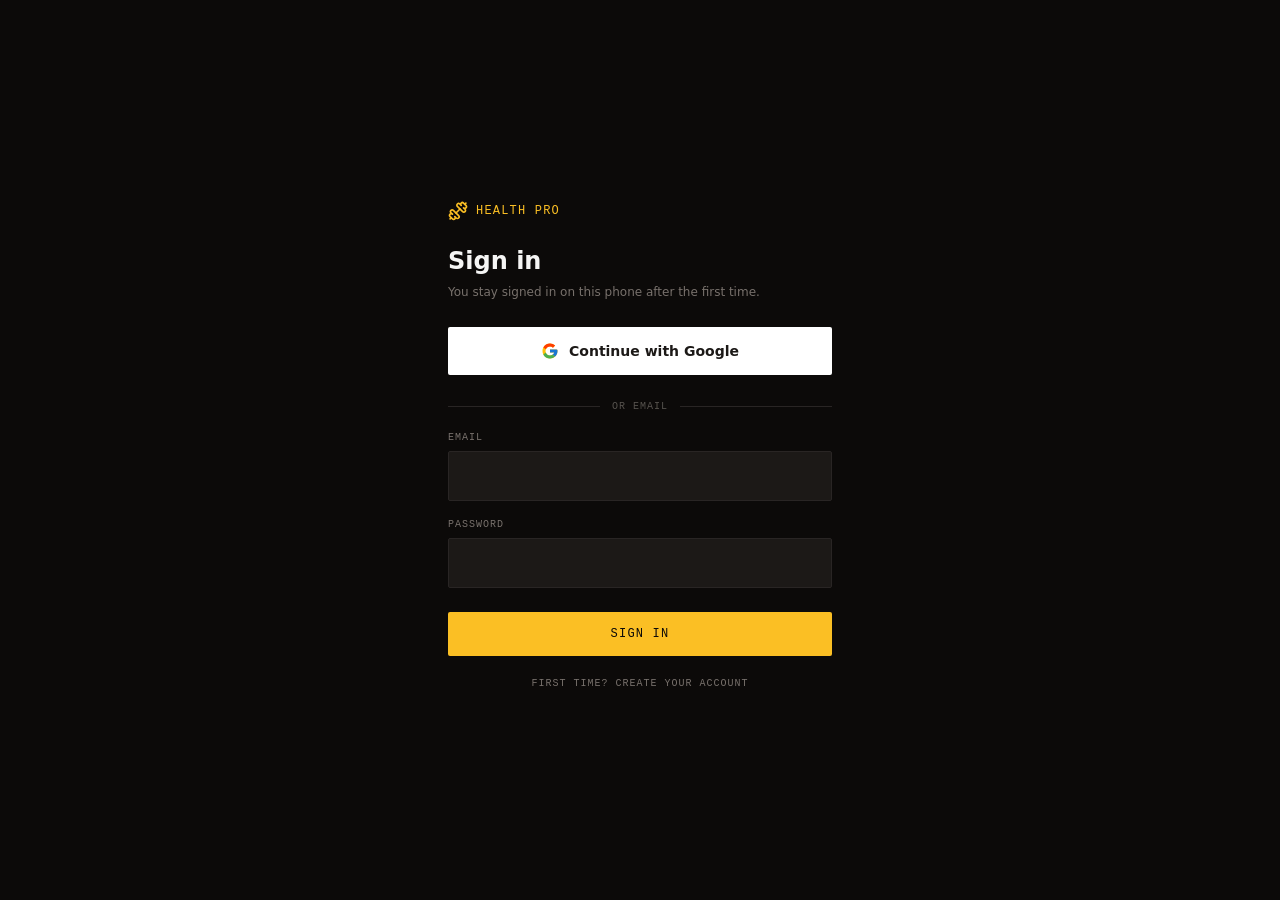
<file: index.html>
<!doctype html>
<html lang="en">
  <head>
    <meta charset="UTF-8" />
    <meta name="viewport" content="width=device-width, initial-scale=1.0, viewport-fit=cover" />
    <meta name="theme-color" content="#0c0a09" />
    <meta name="apple-mobile-web-app-capable" content="yes" />
    <meta name="mobile-web-app-capable" content="yes" />
    <meta name="apple-mobile-web-app-status-bar-style" content="black-translucent" />
    <meta name="apple-mobile-web-app-title" content="Health Pro" />
    <link rel="manifest" href="./manifest.webmanifest" />
    <link rel="icon" type="image/png" href="./icon-192.png" />
    <link rel="apple-touch-icon" href="./apple-touch-icon.png" />
    <title>Health Pro</title>
    <script type="module" crossorigin src="./index-B2WE8EBp.js"></script>
    <link rel="modulepreload" crossorigin href="./shared-BhoFspI7.js">
    <link rel="stylesheet" crossorigin href="./insets-DWMd7uwd.css">
  </head>
  <body>
    <div id="root"><div id="boot" style="min-height:100vh;display:flex;align-items:center;justify-content:center;color:#a8a29e;font:12px monospace;letter-spacing:.1em">LOADING HEALTH PRO…</div></div>
    <script>
      window.addEventListener("error", function (e) {
        var b = document.getElementById("boot");
        if (b) b.innerHTML = '<div style="padding:24px;color:#fda4af;font:13px monospace">The app hit an error and could not start.<br><br>' + String(e.message || e.error || "Unknown error").replace(/</g,"&lt;") + '<br><br>Send a screenshot of this to Claude.</div>';
      });
    </script>
  </body>
</html>
</file>
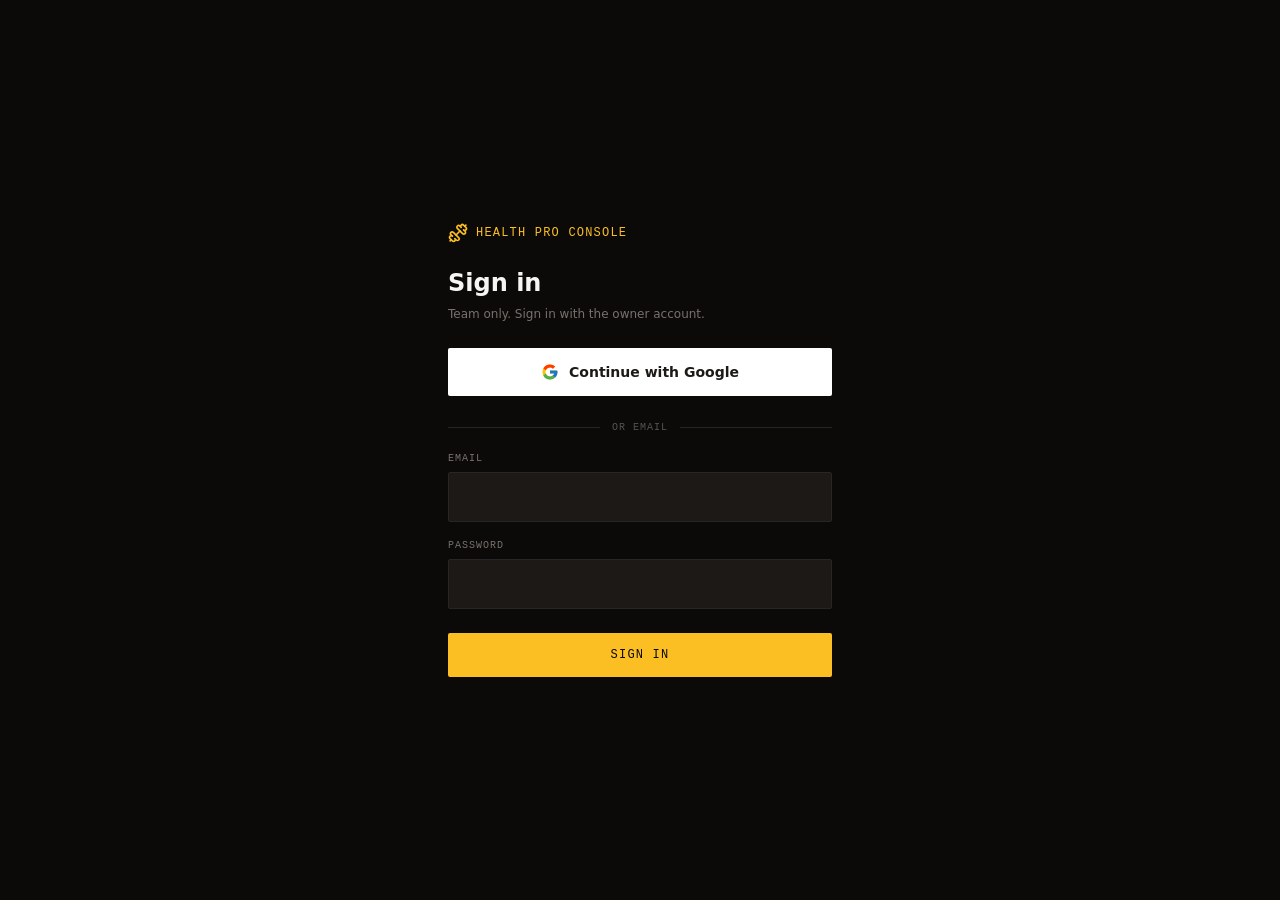
<file: console.html>
<!doctype html>
<html lang="en">
  <head>
    <meta charset="UTF-8" />
    <meta name="viewport" content="width=device-width, initial-scale=1.0, viewport-fit=cover" />
    <meta name="theme-color" content="#0c0a09" />
    <meta name="robots" content="noindex, nofollow" />
    <link rel="icon" type="image/png" href="./icon-192.png" />
    <title>Health Pro Console</title>
    <script type="module" crossorigin src="./console-C9bs-nWa.js"></script>
    <link rel="modulepreload" crossorigin href="./shared-BhoFspI7.js">
    <link rel="stylesheet" crossorigin href="./insets-DWMd7uwd.css">
  </head>
  <body style="background:#0c0a09">
    <div id="root"></div>
  </body>
</html>
</file>
<file: insets-DWMd7uwd.css>
*,:before,:after{--tw-border-spacing-x:0;--tw-border-spacing-y:0;--tw-translate-x:0;--tw-translate-y:0;--tw-rotate:0;--tw-skew-x:0;--tw-skew-y:0;--tw-scale-x:1;--tw-scale-y:1;--tw-pan-x: ;--tw-pan-y: ;--tw-pinch-zoom: ;--tw-scroll-snap-strictness:proximity;--tw-gradient-from-position: ;--tw-gradient-via-position: ;--tw-gradient-to-position: ;--tw-ordinal: ;--tw-slashed-zero: ;--tw-numeric-figure: ;--tw-numeric-spacing: ;--tw-numeric-fraction: ;--tw-ring-inset: ;--tw-ring-offset-width:0px;--tw-ring-offset-color:#fff;--tw-ring-color:#3b82f680;--tw-ring-offset-shadow:0 0 #0000;--tw-ring-shadow:0 0 #0000;--tw-shadow:0 0 #0000;--tw-shadow-colored:0 0 #0000;--tw-blur: ;--tw-brightness: ;--tw-contrast: ;--tw-grayscale: ;--tw-hue-rotate: ;--tw-invert: ;--tw-saturate: ;--tw-sepia: ;--tw-drop-shadow: ;--tw-backdrop-blur: ;--tw-backdrop-brightness: ;--tw-backdrop-contrast: ;--tw-backdrop-grayscale: ;--tw-backdrop-hue-rotate: ;--tw-backdrop-invert: ;--tw-backdrop-opacity: ;--tw-backdrop-saturate: ;--tw-backdrop-sepia: ;--tw-contain-size: ;--tw-contain-layout: ;--tw-contain-paint: ;--tw-contain-style: }::backdrop{--tw-border-spacing-x:0;--tw-border-spacing-y:0;--tw-translate-x:0;--tw-translate-y:0;--tw-rotate:0;--tw-skew-x:0;--tw-skew-y:0;--tw-scale-x:1;--tw-scale-y:1;--tw-pan-x: ;--tw-pan-y: ;--tw-pinch-zoom: ;--tw-scroll-snap-strictness:proximity;--tw-gradient-from-position: ;--tw-gradient-via-position: ;--tw-gradient-to-position: ;--tw-ordinal: ;--tw-slashed-zero: ;--tw-numeric-figure: ;--tw-numeric-spacing: ;--tw-numeric-fraction: ;--tw-ring-inset: ;--tw-ring-offset-width:0px;--tw-ring-offset-color:#fff;--tw-ring-color:#3b82f680;--tw-ring-offset-shadow:0 0 #0000;--tw-ring-shadow:0 0 #0000;--tw-shadow:0 0 #0000;--tw-shadow-colored:0 0 #0000;--tw-blur: ;--tw-brightness: ;--tw-contrast: ;--tw-grayscale: ;--tw-hue-rotate: ;--tw-invert: ;--tw-saturate: ;--tw-sepia: ;--tw-drop-shadow: ;--tw-backdrop-blur: ;--tw-backdrop-brightness: ;--tw-backdrop-contrast: ;--tw-backdrop-grayscale: ;--tw-backdrop-hue-rotate: ;--tw-backdrop-invert: ;--tw-backdrop-opacity: ;--tw-backdrop-saturate: ;--tw-backdrop-sepia: ;--tw-contain-size: ;--tw-contain-layout: ;--tw-contain-paint: ;--tw-contain-style: }*,:before,:after{box-sizing:border-box;border:0 solid #e5e7eb}:before,:after{--tw-content:""}html,:host{-webkit-text-size-adjust:100%;tab-size:4;font-feature-settings:normal;font-variation-settings:normal;-webkit-tap-highlight-color:transparent;font-family:ui-sans-serif,system-ui,sans-serif,Apple Color Emoji,Segoe UI Emoji,Segoe UI Symbol,Noto Color Emoji;line-height:1.5}body{line-height:inherit;margin:0}hr{height:0;color:inherit;border-top-width:1px}abbr:where([title]){-webkit-text-decoration:underline dotted;text-decoration:underline dotted}h1,h2,h3,h4,h5,h6{font-size:inherit;font-weight:inherit}a{color:inherit;-webkit-text-decoration:inherit;text-decoration:inherit}b,strong{font-weight:bolder}code,kbd,samp,pre{font-feature-settings:normal;font-variation-settings:normal;font-family:ui-monospace,SFMono-Regular,Menlo,Monaco,Consolas,Liberation Mono,Courier New,monospace;font-size:1em}small{font-size:80%}sub,sup{vertical-align:baseline;font-size:75%;line-height:0;position:relative}sub{bottom:-.25em}sup{top:-.5em}table{text-indent:0;border-color:inherit;border-collapse:collapse}button,input,optgroup,select,textarea{font-feature-settings:inherit;font-variation-settings:inherit;font-family:inherit;font-size:100%;font-weight:inherit;line-height:inherit;letter-spacing:inherit;color:inherit;margin:0;padding:0}button,select{text-transform:none}button{-webkit-appearance:button;background-color:#0000;background-image:none}input:where([type=button]){-webkit-appearance:button;background-color:#0000;background-image:none}input:where([type=reset]){-webkit-appearance:button;background-color:#0000;background-image:none}input:where([type=submit]){-webkit-appearance:button;background-color:#0000;background-image:none}:-moz-focusring{outline:auto}:-moz-ui-invalid{box-shadow:none}progress{vertical-align:baseline}::-webkit-inner-spin-button{height:auto}::-webkit-outer-spin-button{height:auto}[type=search]{-webkit-appearance:textfield;outline-offset:-2px}::-webkit-search-decoration{-webkit-appearance:none}::-webkit-file-upload-button{-webkit-appearance:button;font:inherit}summary{display:list-item}blockquote,dl,dd,h1,h2,h3,h4,h5,h6,hr,figure,p,pre{margin:0}fieldset{margin:0;padding:0}legend{padding:0}ol,ul,menu{margin:0;padding:0;list-style:none}dialog{padding:0}textarea{resize:vertical}input::-moz-placeholder{opacity:1;color:#9ca3af}textarea::-moz-placeholder{opacity:1;color:#9ca3af}input::placeholder,textarea::placeholder{opacity:1;color:#9ca3af}button,[role=button]{cursor:pointer}:disabled{cursor:default}img,svg,video,canvas,audio,iframe,embed,object{vertical-align:middle;display:block}img,video{max-width:100%;height:auto}[hidden]:where(:not([hidden=until-found])){display:none}.sr-only{clip:rect(0, 0, 0, 0);white-space:nowrap;border-width:0;width:1px;height:1px;margin:-1px;padding:0;position:absolute;overflow:hidden}.visible{visibility:visible}.fixed{position:fixed}.absolute{position:absolute}.relative{position:relative}.sticky{position:sticky}.inset-0{top:0;bottom:0;left:0;right:0}.inset-x-0{left:0;right:0}.bottom-0{bottom:0}.left-0{left:0}.left-1\/2{left:50%}.right-0{right:0}.right-4{right:1rem}.top-0{top:0}.top-8{top:2rem}.z-20{z-index:20}.z-50{z-index:50}.z-\[60\]{z-index:60}.z-\[70\]{z-index:70}.z-\[80\]{z-index:80}.z-\[90\]{z-index:90}.z-\[95\]{z-index:95}.z-\[96\]{z-index:96}.-mx-4{margin-left:-1rem;margin-right:-1rem}.mx-auto{margin-left:auto;margin-right:auto}.my-2{margin-top:.5rem;margin-bottom:.5rem}.-mb-px{margin-bottom:-1px}.-ml-2{margin-left:-.5rem}.-mr-1{margin-right:-.25rem}.-mr-1\.5{margin-right:-.375rem}.-mr-2{margin-right:-.5rem}.-mt-1{margin-top:-.25rem}.mb-1{margin-bottom:.25rem}.mb-1\.5{margin-bottom:.375rem}.mb-2{margin-bottom:.5rem}.mb-3{margin-bottom:.75rem}.mb-4{margin-bottom:1rem}.mb-5{margin-bottom:1.25rem}.mb-6{margin-bottom:1.5rem}.ml-1{margin-left:.25rem}.ml-1\.5{margin-left:.375rem}.ml-auto{margin-left:auto}.mr-1\.5{margin-right:.375rem}.mr-3{margin-right:.75rem}.mt-0\.5{margin-top:.125rem}.mt-1{margin-top:.25rem}.mt-1\.5{margin-top:.375rem}.mt-2{margin-top:.5rem}.mt-2\.5{margin-top:.625rem}.mt-3{margin-top:.75rem}.mt-4{margin-top:1rem}.mt-5{margin-top:1.25rem}.mt-6{margin-top:1.5rem}.mt-7{margin-top:1.75rem}.mt-8{margin-top:2rem}.block{display:block}.inline-block{display:inline-block}.inline{display:inline}.flex{display:flex}.inline-flex{display:inline-flex}.table{display:table}.grid{display:grid}.hidden{display:none}.aspect-\[4\/3\]{aspect-ratio:4/3}.h-0\.5{height:.125rem}.h-1{height:.25rem}.h-1\.5{height:.375rem}.h-10{height:2.5rem}.h-11{height:2.75rem}.h-12{height:3rem}.h-14{height:3.5rem}.h-2{height:.5rem}.h-3{height:.75rem}.h-4{height:1rem}.h-5{height:1.25rem}.h-56{height:14rem}.h-6{height:1.5rem}.h-7{height:1.75rem}.h-8{height:2rem}.h-9{height:2.25rem}.h-\[92vh\]{height:92vh}.h-full{height:100%}.h-px{height:1px}.max-h-56{max-height:14rem}.max-h-\[85vh\]{max-height:85vh}.max-h-\[92dvh\]{max-height:92dvh}.min-h-\[40px\]{min-height:40px}.min-h-\[44px\]{min-height:44px}.min-h-\[48px\]{min-height:48px}.min-h-screen{min-height:100vh}.w-1\.5{width:.375rem}.w-10{width:2.5rem}.w-11{width:2.75rem}.w-12{width:3rem}.w-14{width:3.5rem}.w-16{width:4rem}.w-2{width:.5rem}.w-20{width:5rem}.w-4{width:1rem}.w-48{width:12rem}.w-5{width:1.25rem}.w-6{width:1.5rem}.w-7{width:1.75rem}.w-8{width:2rem}.w-9{width:2.25rem}.w-full{width:100%}.w-px{width:1px}.min-w-0{min-width:0}.min-w-\[12rem\]{min-width:12rem}.min-w-\[2\.5rem\]{min-width:2.5rem}.min-w-\[320px\]{min-width:320px}.max-w-2xl{max-width:42rem}.max-w-6xl{max-width:72rem}.max-w-\[42\%\]{max-width:42%}.max-w-\[85\%\]{max-width:85%}.max-w-md{max-width:28rem}.max-w-sm{max-width:24rem}.flex-1{flex:1}.shrink-0{flex-shrink:0}.grow{flex-grow:1}.-translate-x-1\/2{--tw-translate-x:-50%;transform:translate(var(--tw-translate-x), var(--tw-translate-y)) rotate(var(--tw-rotate)) skewX(var(--tw-skew-x)) skewY(var(--tw-skew-y)) scaleX(var(--tw-scale-x)) scaleY(var(--tw-scale-y))}.rotate-180{--tw-rotate:180deg;transform:translate(var(--tw-translate-x), var(--tw-translate-y)) rotate(var(--tw-rotate)) skewX(var(--tw-skew-x)) skewY(var(--tw-skew-y)) scaleX(var(--tw-scale-x)) scaleY(var(--tw-scale-y))}@keyframes spin{to{transform:rotate(360deg)}}.animate-spin{animation:1s linear infinite spin}.cursor-pointer{cursor:pointer}.select-text{-webkit-user-select:text;user-select:text}.resize-none{resize:none}.resize{resize:both}.snap-x{scroll-snap-type:x var(--tw-scroll-snap-strictness)}.snap-mandatory{--tw-scroll-snap-strictness:mandatory}.snap-center{scroll-snap-align:center}.grid-cols-11{grid-template-columns:repeat(11,minmax(0,1fr))}.grid-cols-2{grid-template-columns:repeat(2,minmax(0,1fr))}.grid-cols-3{grid-template-columns:repeat(3,minmax(0,1fr))}.grid-cols-4{grid-template-columns:repeat(4,minmax(0,1fr))}.grid-cols-7{grid-template-columns:repeat(7,minmax(0,1fr))}.grid-cols-\[minmax\(0\,1fr\)\]{grid-template-columns:minmax(0,1fr)}.grid-cols-\[minmax\(0\,8rem\)_1fr_2\.5rem\]{grid-template-columns:minmax(0,8rem) 1fr 2.5rem}.grid-cols-\[minmax\(0\,9rem\)_1fr_5\.5rem\]{grid-template-columns:minmax(0,9rem) 1fr 5.5rem}.flex-col{flex-direction:column}.flex-wrap{flex-wrap:wrap}.content-start{align-content:flex-start}.items-start{align-items:flex-start}.items-end{align-items:flex-end}.items-center{align-items:center}.items-baseline{align-items:baseline}.justify-end{justify-content:flex-end}.justify-center{justify-content:center}.justify-between{justify-content:space-between}.gap-0\.5{gap:.125rem}.gap-1{gap:.25rem}.gap-1\.5{gap:.375rem}.gap-2{gap:.5rem}.gap-2\.5{gap:.625rem}.gap-3{gap:.75rem}.gap-4{gap:1rem}.gap-6{gap:1.5rem}.gap-px{gap:1px}.gap-x-4{-moz-column-gap:1rem;column-gap:1rem}.space-y-0\.5>:not([hidden])~:not([hidden]){--tw-space-y-reverse:0;margin-top:calc(.125rem * calc(1 - var(--tw-space-y-reverse)));margin-bottom:calc(.125rem * var(--tw-space-y-reverse))}.space-y-1>:not([hidden])~:not([hidden]){--tw-space-y-reverse:0;margin-top:calc(.25rem * calc(1 - var(--tw-space-y-reverse)));margin-bottom:calc(.25rem * var(--tw-space-y-reverse))}.space-y-1\.5>:not([hidden])~:not([hidden]){--tw-space-y-reverse:0;margin-top:calc(.375rem * calc(1 - var(--tw-space-y-reverse)));margin-bottom:calc(.375rem * var(--tw-space-y-reverse))}.space-y-2>:not([hidden])~:not([hidden]){--tw-space-y-reverse:0;margin-top:calc(.5rem * calc(1 - var(--tw-space-y-reverse)));margin-bottom:calc(.5rem * var(--tw-space-y-reverse))}.space-y-2\.5>:not([hidden])~:not([hidden]){--tw-space-y-reverse:0;margin-top:calc(.625rem * calc(1 - var(--tw-space-y-reverse)));margin-bottom:calc(.625rem * var(--tw-space-y-reverse))}.space-y-3>:not([hidden])~:not([hidden]){--tw-space-y-reverse:0;margin-top:calc(.75rem * calc(1 - var(--tw-space-y-reverse)));margin-bottom:calc(.75rem * var(--tw-space-y-reverse))}.divide-y>:not([hidden])~:not([hidden]){--tw-divide-y-reverse:0;border-top-width:calc(1px * calc(1 - var(--tw-divide-y-reverse)));border-bottom-width:calc(1px * var(--tw-divide-y-reverse))}.divide-stone-800>:not([hidden])~:not([hidden]){--tw-divide-opacity:1;border-color:rgb(41 37 36/var(--tw-divide-opacity,1))}.overflow-hidden{overflow:hidden}.overflow-x-auto{overflow-x:auto}.overflow-y-auto{overflow-y:auto}.overscroll-contain{overscroll-behavior:contain}.truncate{text-overflow:ellipsis;white-space:nowrap;overflow:hidden}.whitespace-nowrap{white-space:nowrap}.whitespace-pre-wrap{white-space:pre-wrap}.rounded{border-radius:.25rem}.rounded-full{border-radius:9999px}.rounded-md{border-radius:.375rem}.rounded-sm{border-radius:.125rem}.rounded-t-lg{border-top-left-radius:.5rem;border-top-right-radius:.5rem}.rounded-t-xl{border-top-left-radius:.75rem;border-top-right-radius:.75rem}.border{border-width:1px}.border-2{border-width:2px}.border-b{border-bottom-width:1px}.border-b-2{border-bottom-width:2px}.border-l{border-left-width:1px}.border-l-2{border-left-width:2px}.border-t{border-top-width:1px}.border-dashed{border-style:dashed}.border-amber-400{--tw-border-opacity:1;border-color:rgb(251 191 36/var(--tw-border-opacity,1))}.border-amber-700{--tw-border-opacity:1;border-color:rgb(180 83 9/var(--tw-border-opacity,1))}.border-amber-900{--tw-border-opacity:1;border-color:rgb(120 53 15/var(--tw-border-opacity,1))}.border-amber-900\/60{border-color:#78350f99}.border-amber-900\/70{border-color:#78350fb3}.border-emerald-400{--tw-border-opacity:1;border-color:rgb(52 211 153/var(--tw-border-opacity,1))}.border-emerald-800{--tw-border-opacity:1;border-color:rgb(6 95 70/var(--tw-border-opacity,1))}.border-emerald-900{--tw-border-opacity:1;border-color:rgb(6 78 59/var(--tw-border-opacity,1))}.border-rose-400{--tw-border-opacity:1;border-color:rgb(251 113 133/var(--tw-border-opacity,1))}.border-rose-700{--tw-border-opacity:1;border-color:rgb(190 18 60/var(--tw-border-opacity,1))}.border-rose-800{--tw-border-opacity:1;border-color:rgb(159 18 57/var(--tw-border-opacity,1))}.border-rose-900{--tw-border-opacity:1;border-color:rgb(136 19 55/var(--tw-border-opacity,1))}.border-sky-900{--tw-border-opacity:1;border-color:rgb(12 74 110/var(--tw-border-opacity,1))}.border-stone-100{--tw-border-opacity:1;border-color:rgb(245 245 244/var(--tw-border-opacity,1))}.border-stone-600{--tw-border-opacity:1;border-color:rgb(87 83 78/var(--tw-border-opacity,1))}.border-stone-700{--tw-border-opacity:1;border-color:rgb(68 64 60/var(--tw-border-opacity,1))}.border-stone-800{--tw-border-opacity:1;border-color:rgb(41 37 36/var(--tw-border-opacity,1))}.border-stone-800\/60{border-color:#29252499}.border-stone-800\/70{border-color:#292524b3}.border-teal-800{--tw-border-opacity:1;border-color:rgb(17 94 89/var(--tw-border-opacity,1))}.border-teal-900{--tw-border-opacity:1;border-color:rgb(19 78 74/var(--tw-border-opacity,1))}.border-teal-900\/70{border-color:#134e4ab3}.border-transparent{border-color:#0000}.bg-amber-400{--tw-bg-opacity:1;background-color:rgb(251 191 36/var(--tw-bg-opacity,1))}.bg-amber-400\/60{background-color:#fbbf2499}.bg-amber-950{--tw-bg-opacity:1;background-color:rgb(69 26 3/var(--tw-bg-opacity,1))}.bg-amber-950\/30{background-color:#451a034d}.bg-amber-950\/60{background-color:#451a0399}.bg-black\/55{background-color:#0000008c}.bg-black\/60{background-color:#0009}.bg-black\/70{background-color:#000000b3}.bg-emerald-400{--tw-bg-opacity:1;background-color:rgb(52 211 153/var(--tw-bg-opacity,1))}.bg-rose-400{--tw-bg-opacity:1;background-color:rgb(251 113 133/var(--tw-bg-opacity,1))}.bg-rose-500{--tw-bg-opacity:1;background-color:rgb(244 63 94/var(--tw-bg-opacity,1))}.bg-rose-900{--tw-bg-opacity:1;background-color:rgb(136 19 55/var(--tw-bg-opacity,1))}.bg-rose-950\/40{background-color:#4c051966}.bg-stone-100{--tw-bg-opacity:1;background-color:rgb(245 245 244/var(--tw-bg-opacity,1))}.bg-stone-400{--tw-bg-opacity:1;background-color:rgb(168 162 158/var(--tw-bg-opacity,1))}.bg-stone-500{--tw-bg-opacity:1;background-color:rgb(120 113 108/var(--tw-bg-opacity,1))}.bg-stone-700{--tw-bg-opacity:1;background-color:rgb(68 64 60/var(--tw-bg-opacity,1))}.bg-stone-800{--tw-bg-opacity:1;background-color:rgb(41 37 36/var(--tw-bg-opacity,1))}.bg-stone-900{--tw-bg-opacity:1;background-color:rgb(28 25 23/var(--tw-bg-opacity,1))}.bg-stone-950{--tw-bg-opacity:1;background-color:rgb(12 10 9/var(--tw-bg-opacity,1))}.bg-stone-950\/95{background-color:#0c0a09f2}.bg-teal-300{--tw-bg-opacity:1;background-color:rgb(94 234 212/var(--tw-bg-opacity,1))}.bg-transparent{background-color:#0000}.bg-white{--tw-bg-opacity:1;background-color:rgb(255 255 255/var(--tw-bg-opacity,1))}.object-cover{-o-object-fit:cover;object-fit:cover}.p-1{padding:.25rem}.p-1\.5{padding:.375rem}.p-2{padding:.5rem}.p-2\.5{padding:.625rem}.p-3{padding:.75rem}.p-4{padding:1rem}.px-1\.5{padding-left:.375rem;padding-right:.375rem}.px-2{padding-left:.5rem;padding-right:.5rem}.px-2\.5{padding-left:.625rem;padding-right:.625rem}.px-3{padding-left:.75rem;padding-right:.75rem}.px-3\.5{padding-left:.875rem;padding-right:.875rem}.px-4{padding-left:1rem;padding-right:1rem}.px-6{padding-left:1.5rem;padding-right:1.5rem}.py-0\.5{padding-top:.125rem;padding-bottom:.125rem}.py-1{padding-top:.25rem;padding-bottom:.25rem}.py-1\.5{padding-top:.375rem;padding-bottom:.375rem}.py-16{padding-top:4rem;padding-bottom:4rem}.py-2{padding-top:.5rem;padding-bottom:.5rem}.py-2\.5{padding-top:.625rem;padding-bottom:.625rem}.py-20{padding-top:5rem;padding-bottom:5rem}.py-3{padding-top:.75rem;padding-bottom:.75rem}.py-3\.5{padding-top:.875rem;padding-bottom:.875rem}.py-4{padding-top:1rem;padding-bottom:1rem}.py-6{padding-top:1.5rem;padding-bottom:1.5rem}.pb-1{padding-bottom:.25rem}.pb-16{padding-bottom:4rem}.pb-2{padding-bottom:.5rem}.pb-3{padding-bottom:.75rem}.pb-32{padding-bottom:8rem}.pb-4{padding-bottom:1rem}.pb-40{padding-bottom:10rem}.pl-2{padding-left:.5rem}.pl-5{padding-left:1.25rem}.pr-3{padding-right:.75rem}.pr-4{padding-right:1rem}.pt-0\.5{padding-top:.125rem}.pt-1{padding-top:.25rem}.pt-1\.5{padding-top:.375rem}.pt-10{padding-top:2.5rem}.pt-2{padding-top:.5rem}.pt-3{padding-top:.75rem}.pt-4{padding-top:1rem}.pt-5{padding-top:1.25rem}.pt-8{padding-top:2rem}.text-left{text-align:left}.text-center{text-align:center}.text-right{text-align:right}.font-mono{font-family:ui-monospace,SFMono-Regular,Menlo,Monaco,Consolas,Liberation Mono,Courier New,monospace}.font-sans{font-family:ui-sans-serif,system-ui,sans-serif,Apple Color Emoji,Segoe UI Emoji,Segoe UI Symbol,Noto Color Emoji}.text-2xl{font-size:1.5rem;line-height:2rem}.text-3xl{font-size:1.875rem;line-height:2.25rem}.text-4xl{font-size:2.25rem;line-height:2.5rem}.text-5xl{font-size:3rem;line-height:1}.text-6xl{font-size:3.75rem;line-height:1}.text-\[10px\]{font-size:10px}.text-\[11px\]{font-size:11px}.text-\[13px\]{font-size:13px}.text-\[15px\]{font-size:15px}.text-\[7px\]{font-size:7px}.text-\[8px\]{font-size:8px}.text-\[9px\]{font-size:9px}.text-base{font-size:1rem;line-height:1.5rem}.text-lg{font-size:1.125rem;line-height:1.75rem}.text-sm{font-size:.875rem;line-height:1.25rem}.text-xl{font-size:1.25rem;line-height:1.75rem}.text-xs{font-size:.75rem;line-height:1rem}.font-bold{font-weight:700}.font-normal{font-weight:400}.font-semibold{font-weight:600}.uppercase{text-transform:uppercase}.tabular-nums{--tw-numeric-spacing:tabular-nums;font-variant-numeric:var(--tw-ordinal) var(--tw-slashed-zero) var(--tw-numeric-figure) var(--tw-numeric-spacing) var(--tw-numeric-fraction)}.leading-none{line-height:1}.leading-relaxed{line-height:1.625}.leading-snug{line-height:1.375}.leading-tight{line-height:1.25}.tracking-tight{letter-spacing:-.025em}.tracking-widest{letter-spacing:.1em}.text-amber-200{--tw-text-opacity:1;color:rgb(253 230 138/var(--tw-text-opacity,1))}.text-amber-300{--tw-text-opacity:1;color:rgb(252 211 77/var(--tw-text-opacity,1))}.text-amber-400{--tw-text-opacity:1;color:rgb(251 191 36/var(--tw-text-opacity,1))}.text-amber-400\/80{color:#fbbf24cc}.text-emerald-300{--tw-text-opacity:1;color:rgb(110 231 183/var(--tw-text-opacity,1))}.text-emerald-400{--tw-text-opacity:1;color:rgb(52 211 153/var(--tw-text-opacity,1))}.text-rose-300{--tw-text-opacity:1;color:rgb(253 164 175/var(--tw-text-opacity,1))}.text-rose-400{--tw-text-opacity:1;color:rgb(251 113 133/var(--tw-text-opacity,1))}.text-sky-300{--tw-text-opacity:1;color:rgb(125 211 252/var(--tw-text-opacity,1))}.text-stone-100{--tw-text-opacity:1;color:rgb(245 245 244/var(--tw-text-opacity,1))}.text-stone-200{--tw-text-opacity:1;color:rgb(231 229 228/var(--tw-text-opacity,1))}.text-stone-300{--tw-text-opacity:1;color:rgb(214 211 209/var(--tw-text-opacity,1))}.text-stone-400{--tw-text-opacity:1;color:rgb(168 162 158/var(--tw-text-opacity,1))}.text-stone-500{--tw-text-opacity:1;color:rgb(120 113 108/var(--tw-text-opacity,1))}.text-stone-600{--tw-text-opacity:1;color:rgb(87 83 78/var(--tw-text-opacity,1))}.text-stone-700{--tw-text-opacity:1;color:rgb(68 64 60/var(--tw-text-opacity,1))}.text-stone-900{--tw-text-opacity:1;color:rgb(28 25 23/var(--tw-text-opacity,1))}.text-stone-950{--tw-text-opacity:1;color:rgb(12 10 9/var(--tw-text-opacity,1))}.text-teal-300{--tw-text-opacity:1;color:rgb(94 234 212/var(--tw-text-opacity,1))}.text-transparent{color:#0000}.underline{text-decoration-line:underline}.line-through{text-decoration-line:line-through}.underline-offset-2{text-underline-offset:2px}.placeholder-stone-600::placeholder{--tw-placeholder-opacity:1;color:rgb(87 83 78/var(--tw-placeholder-opacity,1))}.opacity-45{opacity:.45}.opacity-60{opacity:.6}.shadow-lg{--tw-shadow:0 10px 15px -3px #0000001a, 0 4px 6px -4px #0000001a;--tw-shadow-colored:0 10px 15px -3px var(--tw-shadow-color), 0 4px 6px -4px var(--tw-shadow-color);box-shadow:var(--tw-ring-offset-shadow,0 0 #0000), var(--tw-ring-shadow,0 0 #0000), var(--tw-shadow)}.outline-none{outline-offset:2px;outline:2px solid #0000}.outline{outline-style:solid}.ring{--tw-ring-offset-shadow:var(--tw-ring-inset) 0 0 0 var(--tw-ring-offset-width) var(--tw-ring-offset-color);--tw-ring-shadow:var(--tw-ring-inset) 0 0 0 calc(3px + var(--tw-ring-offset-width)) var(--tw-ring-color);box-shadow:var(--tw-ring-offset-shadow), var(--tw-ring-shadow), var(--tw-shadow,0 0 #0000)}.blur{--tw-blur:blur(8px);filter:var(--tw-blur) var(--tw-brightness) var(--tw-contrast) var(--tw-grayscale) var(--tw-hue-rotate) var(--tw-invert) var(--tw-saturate) var(--tw-sepia) var(--tw-drop-shadow)}.filter{filter:var(--tw-blur) var(--tw-brightness) var(--tw-contrast) var(--tw-grayscale) var(--tw-hue-rotate) var(--tw-invert) var(--tw-saturate) var(--tw-sepia) var(--tw-drop-shadow)}.backdrop-blur{--tw-backdrop-blur:blur(8px);-webkit-backdrop-filter:var(--tw-backdrop-blur) var(--tw-backdrop-brightness) var(--tw-backdrop-contrast) var(--tw-backdrop-grayscale) var(--tw-backdrop-hue-rotate) var(--tw-backdrop-invert) var(--tw-backdrop-opacity) var(--tw-backdrop-saturate) var(--tw-backdrop-sepia);backdrop-filter:var(--tw-backdrop-blur) var(--tw-backdrop-brightness) var(--tw-backdrop-contrast) var(--tw-backdrop-grayscale) var(--tw-backdrop-hue-rotate) var(--tw-backdrop-invert) var(--tw-backdrop-opacity) var(--tw-backdrop-saturate) var(--tw-backdrop-sepia)}.transition-all{transition-property:all;transition-duration:.15s;transition-timing-function:cubic-bezier(.4,0,.2,1)}.transition-colors{transition-property:color,background-color,border-color,text-decoration-color,fill,stroke;transition-duration:.15s;transition-timing-function:cubic-bezier(.4,0,.2,1)}.duration-1000{transition-duration:1s}html,body{--lightningcss-light: ;--lightningcss-dark:initial;color-scheme:dark;background:#0c0a09}body{-webkit-tap-highlight-color:transparent;overscroll-behavior-y:none}input,textarea,select{font-size:16px!important}input::-webkit-outer-spin-button{-webkit-appearance:none;margin:0}input::-webkit-inner-spin-button{-webkit-appearance:none;margin:0}button{touch-action:manipulation}.placeholder\:text-stone-600::placeholder{--tw-text-opacity:1;color:rgb(87 83 78/var(--tw-text-opacity,1))}.last\:border-b-0:last-child{border-bottom-width:0}.focus-within\:border-amber-400:focus-within{--tw-border-opacity:1;border-color:rgb(251 191 36/var(--tw-border-opacity,1))}.hover\:bg-stone-800\/40:hover{background-color:#29252466}.hover\:text-stone-300:hover{--tw-text-opacity:1;color:rgb(214 211 209/var(--tw-text-opacity,1))}.focus\:border-amber-400:focus{--tw-border-opacity:1;border-color:rgb(251 191 36/var(--tw-border-opacity,1))}.focus\:border-amber-700:focus{--tw-border-opacity:1;border-color:rgb(180 83 9/var(--tw-border-opacity,1))}.focus\:outline-none:focus{outline-offset:2px;outline:2px solid #0000}.active\:bg-stone-800:active{--tw-bg-opacity:1;background-color:rgb(41 37 36/var(--tw-bg-opacity,1))}.disabled\:opacity-30:disabled{opacity:.3}.disabled\:opacity-40:disabled{opacity:.4}.disabled\:opacity-50:disabled{opacity:.5}.disabled\:opacity-60:disabled{opacity:.6}@media (min-width:640px){.sm\:col-span-2{grid-column:span 2/span 2}.sm\:grid-cols-2{grid-template-columns:repeat(2,minmax(0,1fr))}.sm\:grid-cols-3{grid-template-columns:repeat(3,minmax(0,1fr))}.sm\:items-center{align-items:center}.sm\:rounded-lg{border-radius:.5rem}}@media (min-width:1024px){.lg\:col-span-3{grid-column:span 3/span 3}.lg\:grid-cols-2{grid-template-columns:repeat(2,minmax(0,1fr))}.lg\:grid-cols-3{grid-template-columns:repeat(3,minmax(0,1fr))}.lg\:grid-cols-6{grid-template-columns:repeat(6,minmax(0,1fr))}}
</file>
